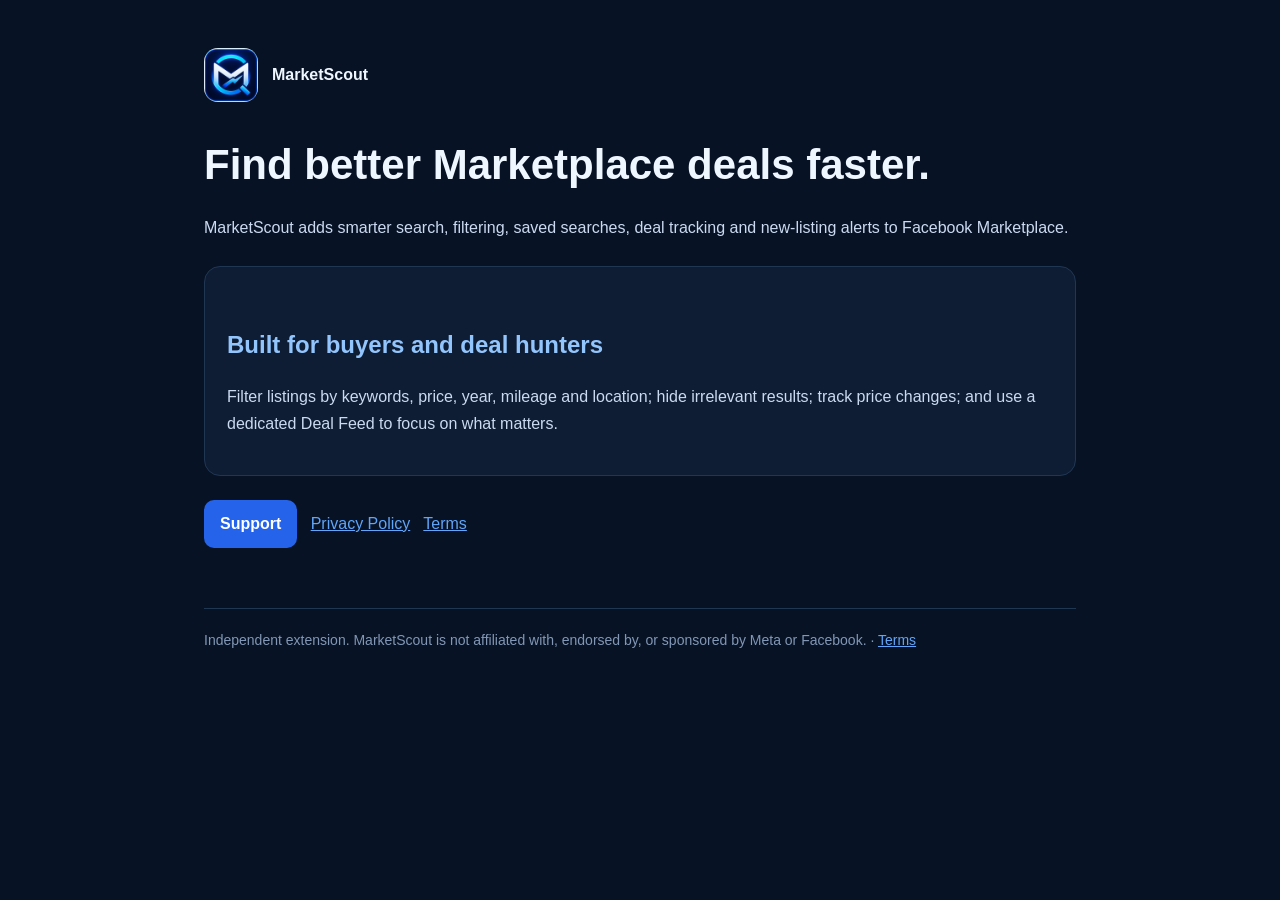
<file: index.html>
<!doctype html><html><head><meta charset="utf-8"><meta name="viewport" content="width=device-width"><title>MarketScout</title><link rel="stylesheet" href="styles.css"></head><body><main>
<div class="brand"><img src="marketscout.png"><strong>MarketScout</strong></div>
<h1>Find better Marketplace deals faster.</h1>
<p>MarketScout adds smarter search, filtering, saved searches, deal tracking and new-listing alerts to Facebook Marketplace.</p>
<div class="card"><h2>Built for buyers and deal hunters</h2><p>Filter listings by keywords, price, year, mileage and location; hide irrelevant results; track price changes; and use a dedicated Deal Feed to focus on what matters.</p></div>
<p><a class="button" href="support.html">Support</a> &nbsp; <a href="privacy.html">Privacy Policy</a> &nbsp; <a href="terms.html">Terms</a></p>
<footer>Independent extension. MarketScout is not affiliated with, endorsed by, or sponsored by Meta or Facebook. · <a href="terms.html">Terms</a></footer>
</main></body></html>
</file>
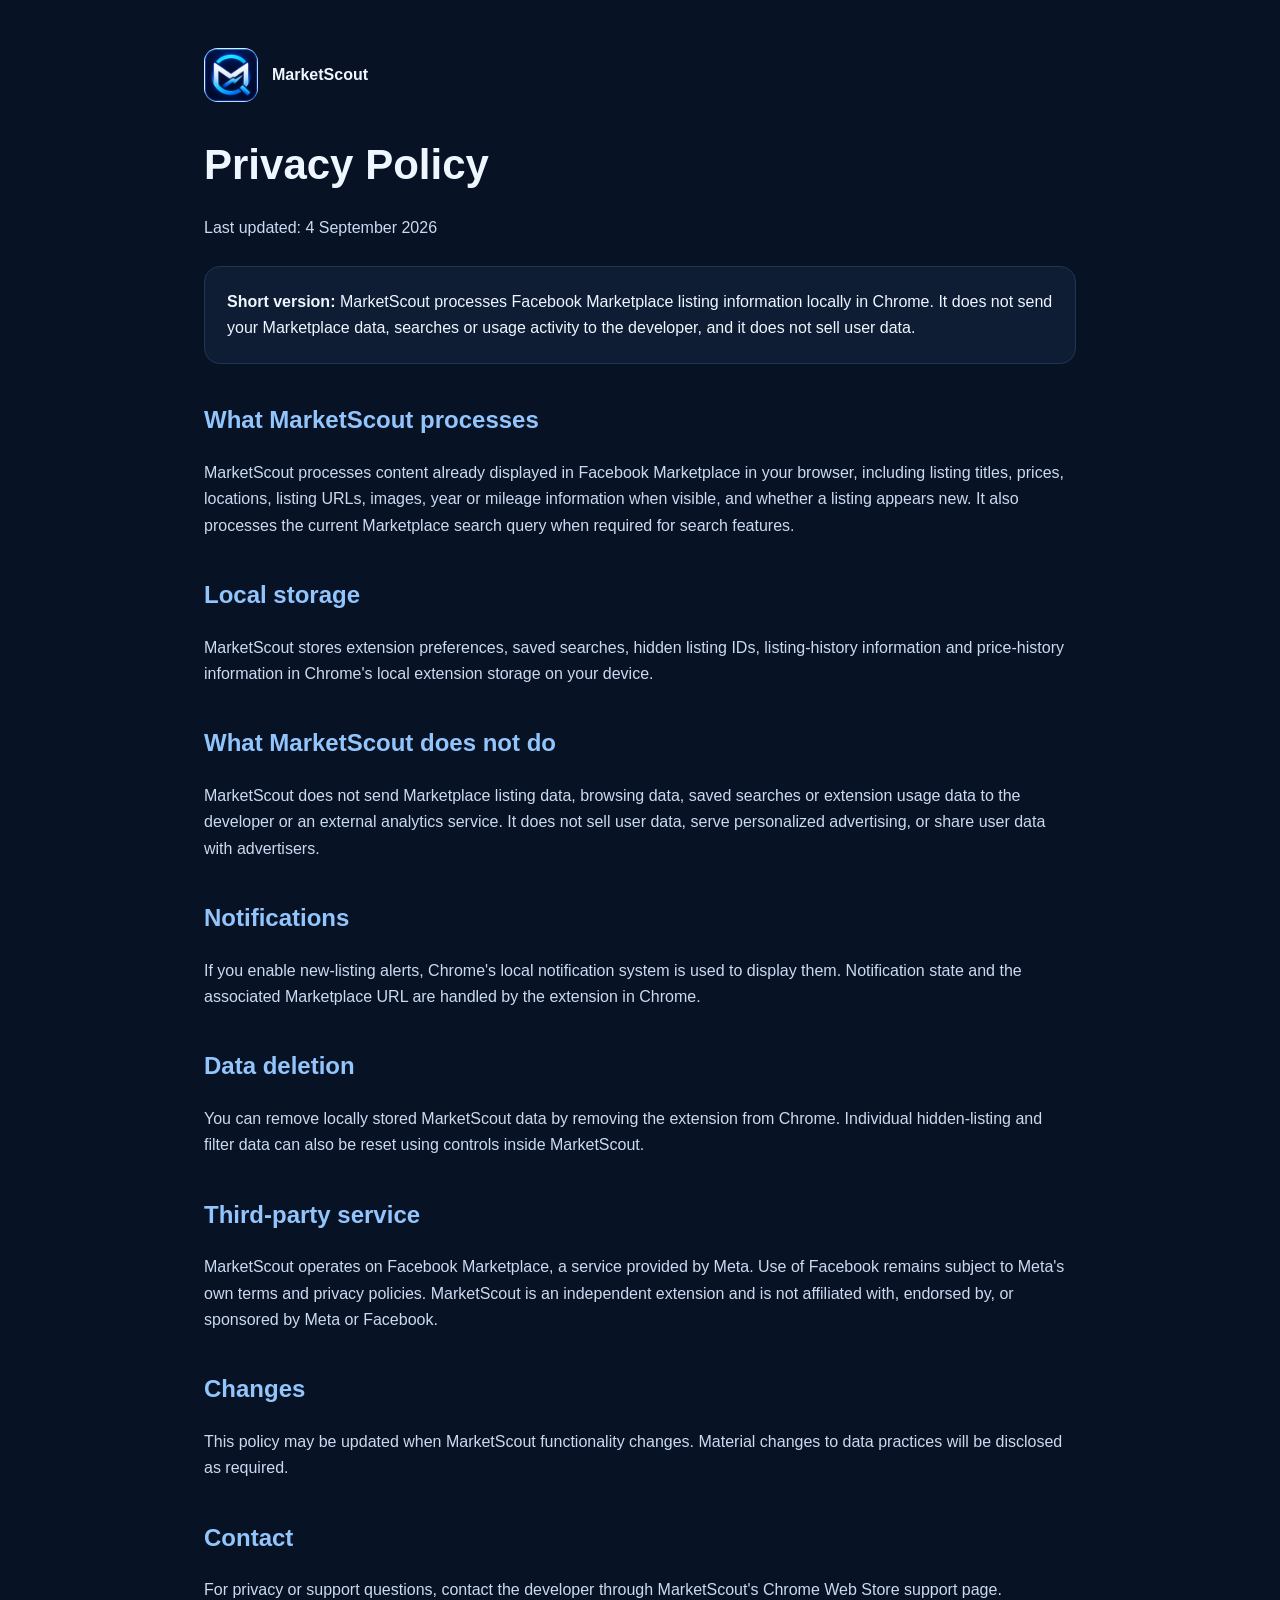
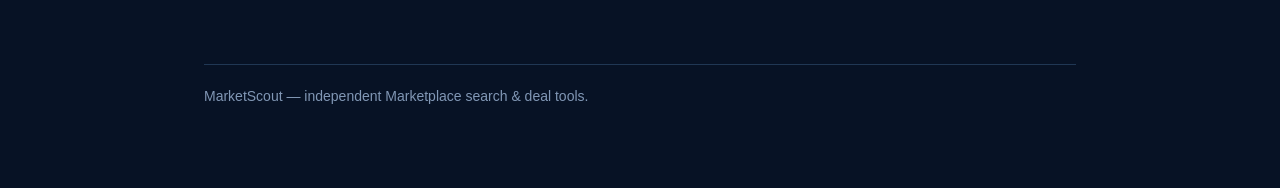
<file: privacy.html>
<!doctype html><html><head><meta charset="utf-8"><meta name="viewport" content="width=device-width"><title>MarketScout Privacy Policy</title><link rel="stylesheet" href="styles.css"></head><body><main>
<div class="brand"><img src="marketscout.png"><strong>MarketScout</strong></div>
<h1>Privacy Policy</h1><p>Last updated: 4 September 2026</p>
<div class="card"><strong>Short version:</strong> MarketScout processes Facebook Marketplace listing information locally in Chrome. It does not send your Marketplace data, searches or usage activity to the developer, and it does not sell user data.</div>
<h2>What MarketScout processes</h2><p>MarketScout processes content already displayed in Facebook Marketplace in your browser, including listing titles, prices, locations, listing URLs, images, year or mileage information when visible, and whether a listing appears new. It also processes the current Marketplace search query when required for search features.</p>
<h2>Local storage</h2><p>MarketScout stores extension preferences, saved searches, hidden listing IDs, listing-history information and price-history information in Chrome's local extension storage on your device.</p>
<h2>What MarketScout does not do</h2><p>MarketScout does not send Marketplace listing data, browsing data, saved searches or extension usage data to the developer or an external analytics service. It does not sell user data, serve personalized advertising, or share user data with advertisers.</p>
<h2>Notifications</h2><p>If you enable new-listing alerts, Chrome's local notification system is used to display them. Notification state and the associated Marketplace URL are handled by the extension in Chrome.</p>
<h2>Data deletion</h2><p>You can remove locally stored MarketScout data by removing the extension from Chrome. Individual hidden-listing and filter data can also be reset using controls inside MarketScout.</p>
<h2>Third-party service</h2><p>MarketScout operates on Facebook Marketplace, a service provided by Meta. Use of Facebook remains subject to Meta's own terms and privacy policies. MarketScout is an independent extension and is not affiliated with, endorsed by, or sponsored by Meta or Facebook.</p>
<h2>Changes</h2><p>This policy may be updated when MarketScout functionality changes. Material changes to data practices will be disclosed as required.</p>
<h2>Contact</h2><p>For privacy or support questions, contact the developer through MarketScout's Chrome Web Store support page.</p>
<footer>MarketScout — independent Marketplace search & deal tools.</footer>
</main></body></html>
</file>
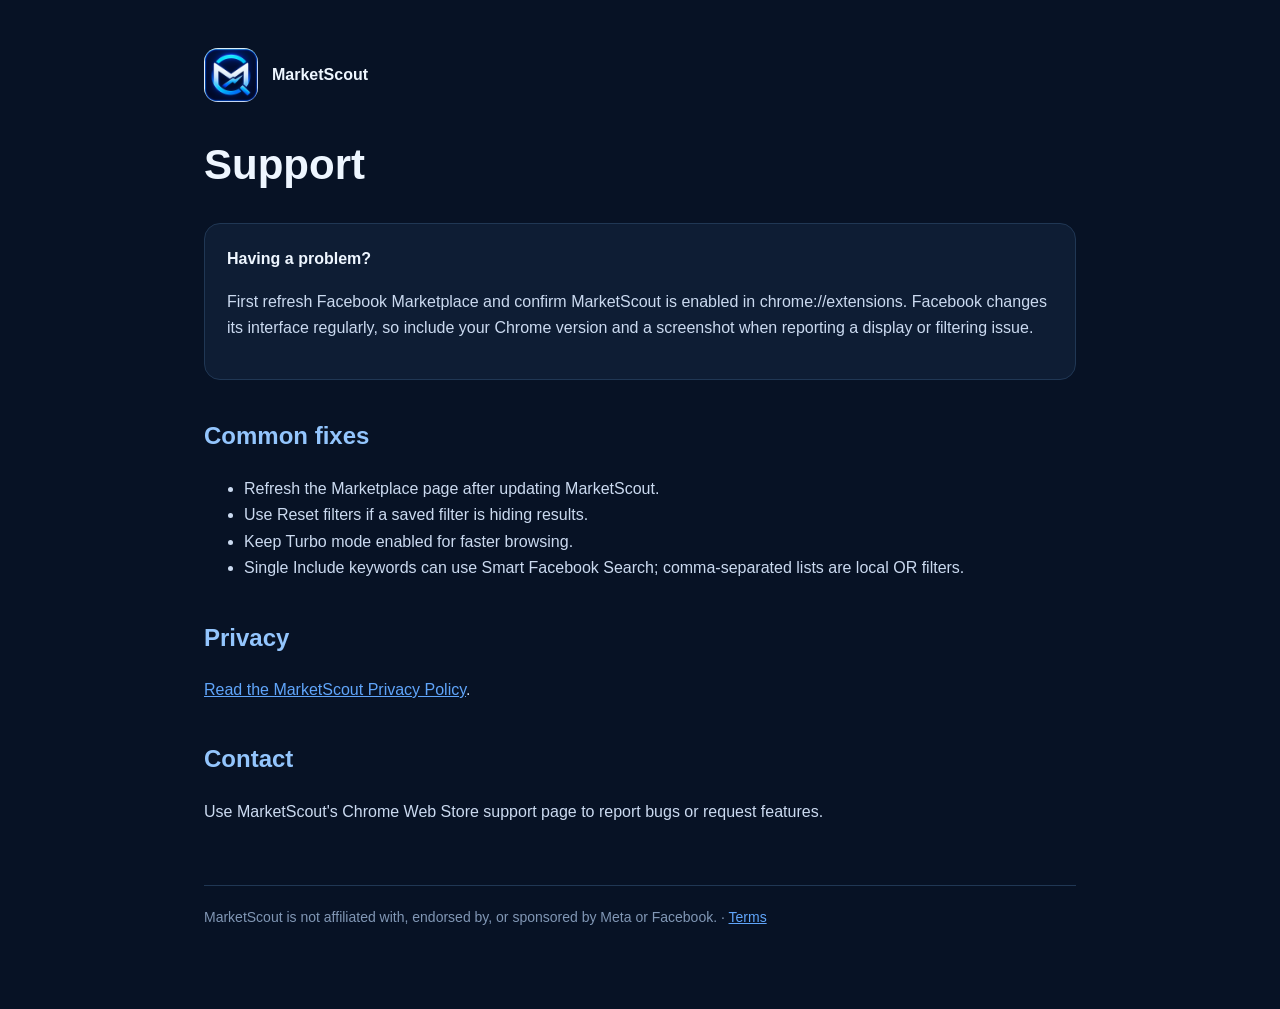
<file: support.html>
<!doctype html><html><head><meta charset="utf-8"><meta name="viewport" content="width=device-width"><title>MarketScout Support</title><link rel="stylesheet" href="styles.css"></head><body><main>
<div class="brand"><img src="marketscout.png"><strong>MarketScout</strong></div>
<h1>Support</h1>
<div class="card"><strong>Having a problem?</strong><p>First refresh Facebook Marketplace and confirm MarketScout is enabled in chrome://extensions. Facebook changes its interface regularly, so include your Chrome version and a screenshot when reporting a display or filtering issue.</p></div>
<h2>Common fixes</h2><ul><li>Refresh the Marketplace page after updating MarketScout.</li><li>Use Reset filters if a saved filter is hiding results.</li><li>Keep Turbo mode enabled for faster browsing.</li><li>Single Include keywords can use Smart Facebook Search; comma-separated lists are local OR filters.</li></ul>
<h2>Privacy</h2><p><a href="privacy.html">Read the MarketScout Privacy Policy</a>.</p>
<h2>Contact</h2><p>Use MarketScout's Chrome Web Store support page to report bugs or request features.</p>
<footer>MarketScout is not affiliated with, endorsed by, or sponsored by Meta or Facebook. · <a href="terms.html">Terms</a></footer>
</main></body></html>
</file>
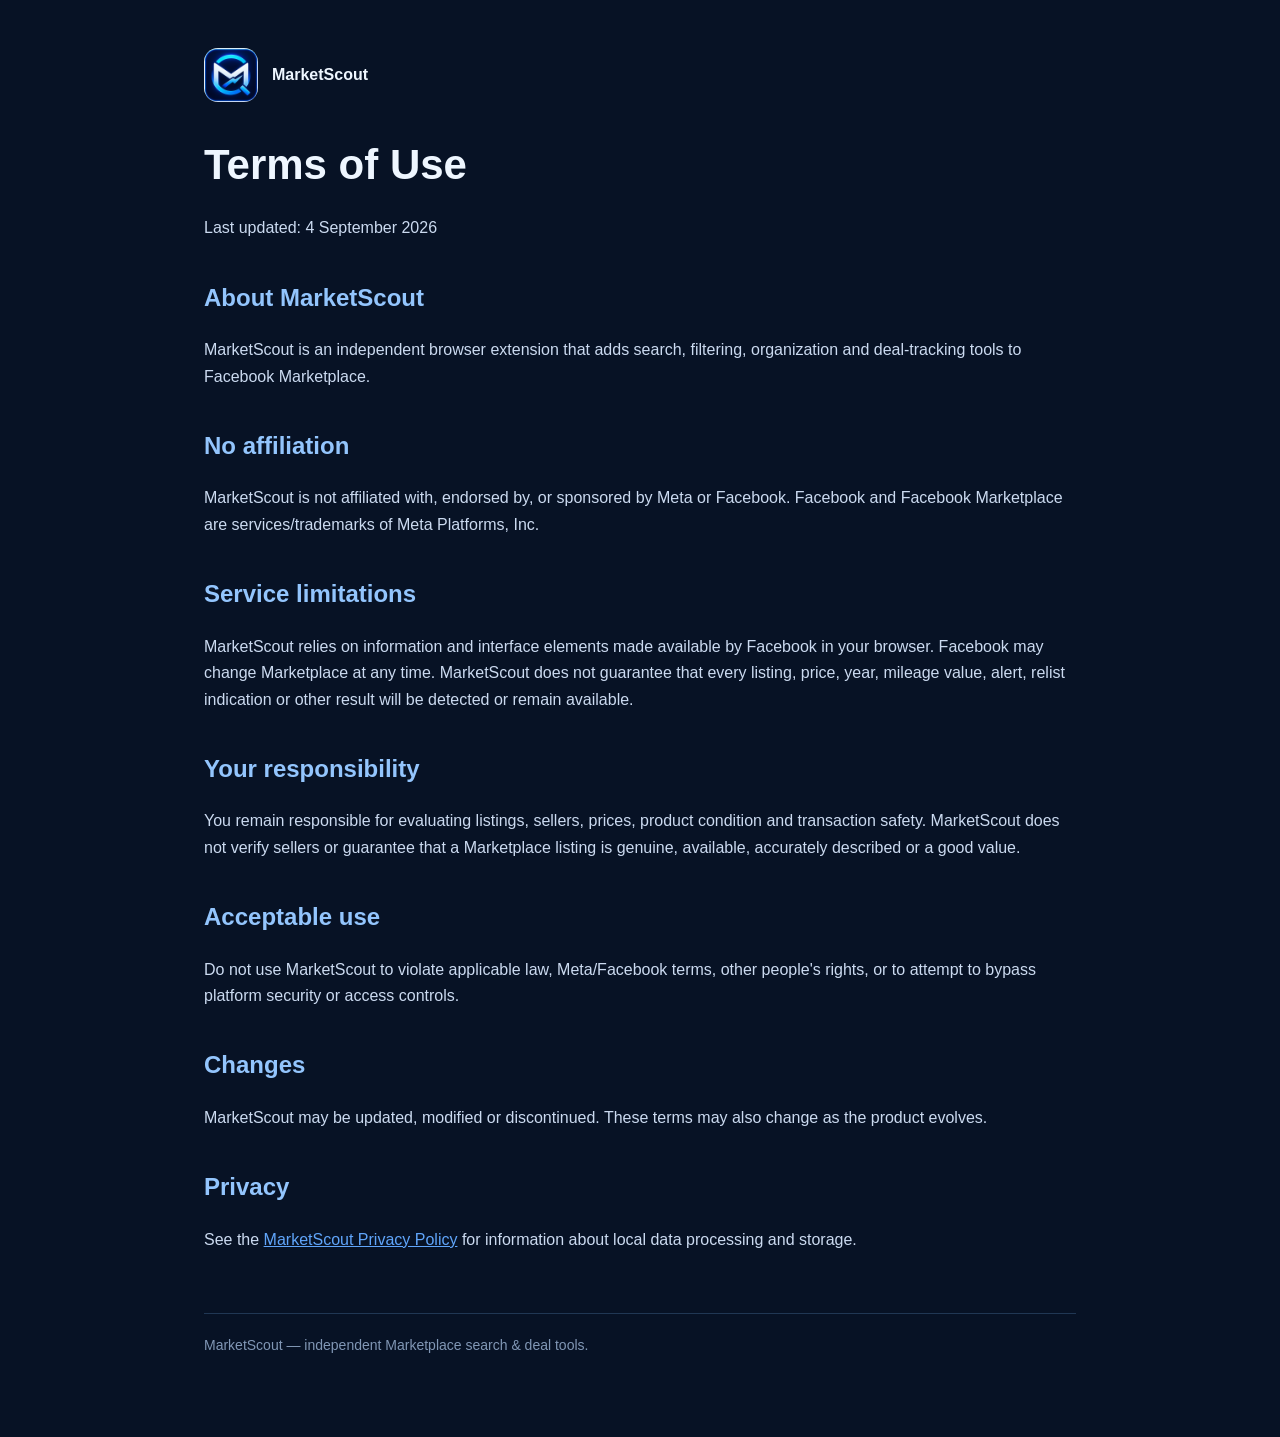
<file: terms.html>
<!doctype html><html><head><meta charset="utf-8"><meta name="viewport" content="width=device-width"><title>MarketScout Terms of Use</title><link rel="stylesheet" href="styles.css"></head><body><main>
<div class="brand"><img src="marketscout.png"><strong>MarketScout</strong></div>
<h1>Terms of Use</h1><p>Last updated: 4 September 2026</p>
<h2>About MarketScout</h2><p>MarketScout is an independent browser extension that adds search, filtering, organization and deal-tracking tools to Facebook Marketplace.</p>
<h2>No affiliation</h2><p>MarketScout is not affiliated with, endorsed by, or sponsored by Meta or Facebook. Facebook and Facebook Marketplace are services/trademarks of Meta Platforms, Inc.</p>
<h2>Service limitations</h2><p>MarketScout relies on information and interface elements made available by Facebook in your browser. Facebook may change Marketplace at any time. MarketScout does not guarantee that every listing, price, year, mileage value, alert, relist indication or other result will be detected or remain available.</p>
<h2>Your responsibility</h2><p>You remain responsible for evaluating listings, sellers, prices, product condition and transaction safety. MarketScout does not verify sellers or guarantee that a Marketplace listing is genuine, available, accurately described or a good value.</p>
<h2>Acceptable use</h2><p>Do not use MarketScout to violate applicable law, Meta/Facebook terms, other people's rights, or to attempt to bypass platform security or access controls.</p>
<h2>Changes</h2><p>MarketScout may be updated, modified or discontinued. These terms may also change as the product evolves.</p>
<h2>Privacy</h2><p>See the <a href="privacy.html">MarketScout Privacy Policy</a> for information about local data processing and storage.</p>
<footer>MarketScout — independent Marketplace search & deal tools.</footer>
</main></body></html>
</file>
<file: styles.css>
:root{color-scheme:dark}*{box-sizing:border-box}body{margin:0;font-family:Arial,sans-serif;background:#071225;color:#eef6ff;line-height:1.65}
main{max-width:920px;margin:0 auto;padding:48px 24px 80px}.brand{display:flex;align-items:center;gap:14px}.brand img{width:54px;height:54px;border-radius:14px}
h1{font-size:42px;margin:28px 0 10px}h2{margin-top:36px;color:#93c5fd}p,li{color:#cbdaf0}a{color:#60a5fa}
.card{background:#0e1d34;border:1px solid #203754;border-radius:16px;padding:22px;margin:24px 0}.button{display:inline-block;background:#2563eb;color:#fff;padding:11px 16px;border-radius:10px;text-decoration:none;font-weight:700}
footer{margin-top:60px;border-top:1px solid #203754;padding-top:20px;color:#8197b5;font-size:14px}
</file>
